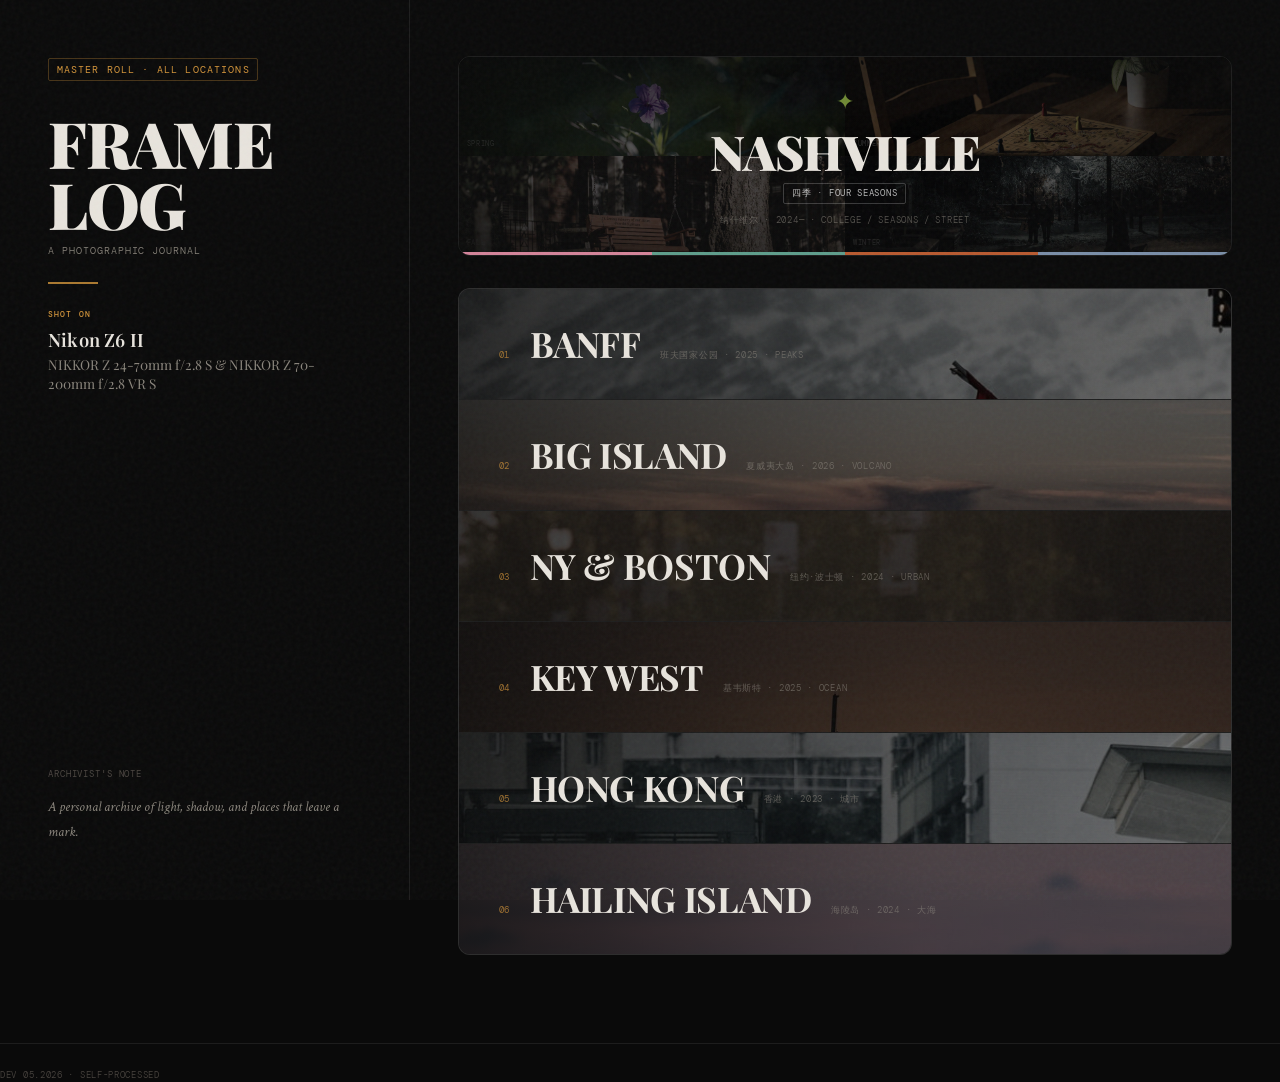
<file: index.html>
<!DOCTYPE html>
<html lang="en">
<head>
  <meta charset="UTF-8">
  <meta name="viewport" content="width=device-width, initial-scale=1.0">
  <title>FRAME LOG · Photographic Journal</title>
  <link rel="stylesheet" href="css/style.css">
</head>
<body>
  <div class="home-layout">
    <!-- Left Panel -->
    <aside class="home-sidebar reveal">
      <div class="home-sidebar-top">
        <span class="roll-tag">MASTER ROLL · ALL LOCATIONS</span>
        <h1 class="home-title" id="homeTitle"></h1>
        <p class="home-subtitle" id="homeSubtitle"></p>
        <div class="separator"></div>
        <div class="home-equipment">
          <span class="equip-label">SHOT ON</span>
          <p class="equip-body" id="equipBody"></p>
          <p class="equip-lens" id="equipLens"></p>
        </div>
      </div>
      <div class="home-sidebar-bottom">
        <span class="label">ARCHIVIST'S NOTE</span>
        <p id="homeIntro"></p>
      </div>
    </aside>

    <!-- Right Panel: Location Cards -->
    <main class="home-content reveal" id="cardsContainer">
      <!-- JavaScript populates cards here -->
    </main>
  </div>

  <!-- Footer -->
  <div class="home-footer reveal">
    <span id="homeDev"></span>
  </div>

  <script src="js/config.js"></script>
  <script src="js/main.js"></script>
</body>
</html>
</file>
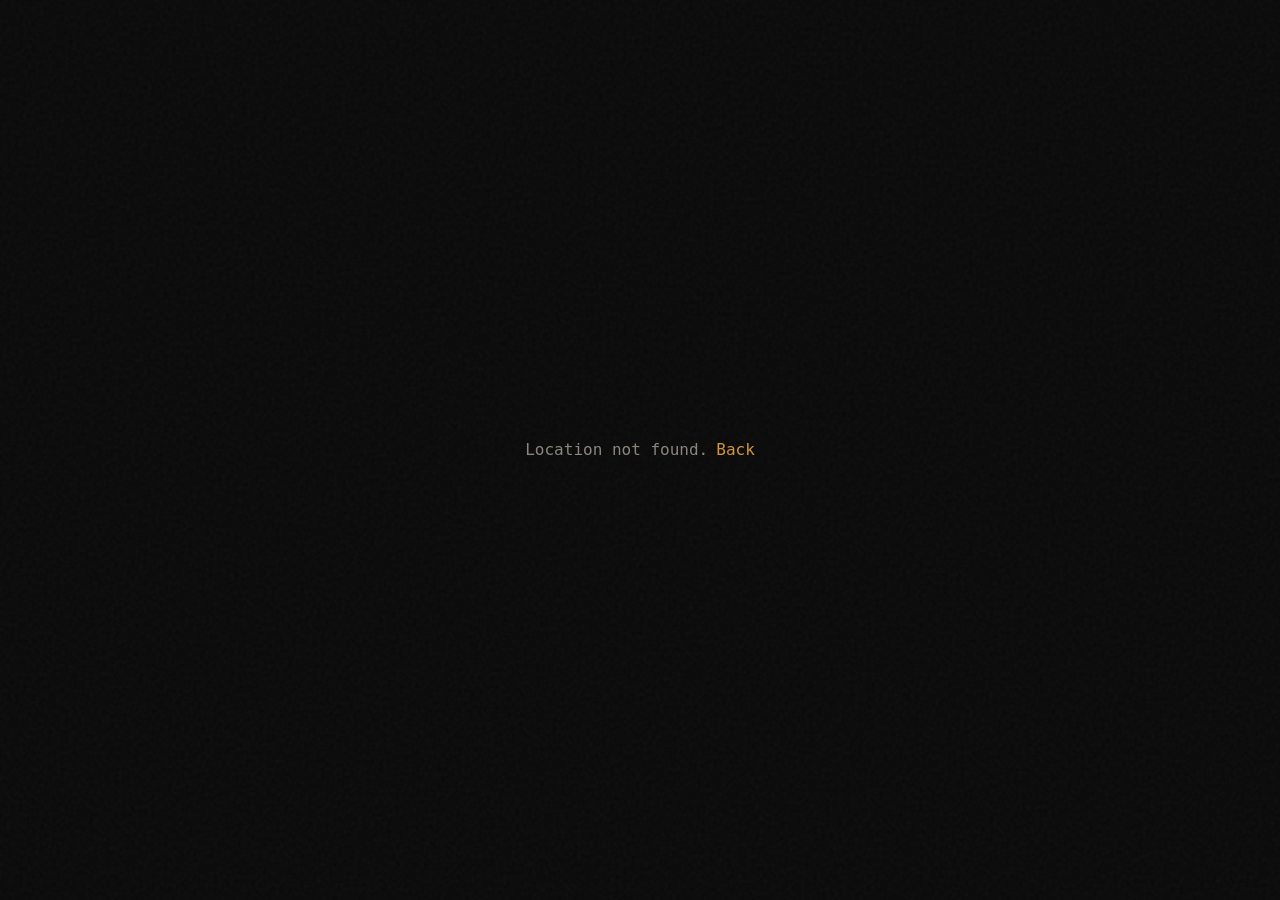
<file: location.html>
<!DOCTYPE html>
<html lang="en">
<head>
  <meta charset="UTF-8">
  <meta name="viewport" content="width=device-width, initial-scale=1.0">
  <title>FRAME LOG · Location</title>
  <link rel="stylesheet" href="css/style.css">
</head>
<body>
  <div class="location-layout" id="locationRoot">
    <!-- Left Text Panel -->
    <aside class="location-sidebar reveal">
      <div class="location-sidebar-top">
        <span class="chapter-tag" id="chapterTag"></span>
        <h2 class="location-name-en" id="locNameEn"></h2>
        <p class="location-name-cn" id="locNameCn"></p>
        <p class="location-coords" id="locCoords"></p>
        <div class="location-tags" id="locTags"></div>
        <div class="separator"></div>
        <p class="location-description" id="locDesc"></p>
        <span class="viewpoints-label">VIEWPOINTS · 取景点</span>
        <ul class="location-viewpoints" id="locViewpoints"></ul>
        <div class="season-tabs" id="seasonTabs" style="display:none;"></div>
        <p class="season-desc" id="seasonDesc" style="display:none;"></p>
      </div>
      <div class="location-sidebar-bottom">
        <span class="exposure-info" id="exposureCount"></span>
        <br>
        <span id="locYearInfo"></span>
      </div>
    </aside>

    <!-- Right Photo Area -->
    <div class="photo-area">
      <div class="photo-stage" id="photoStage">
        <img class="stage-bg" id="stageBg" src="" alt="">
        <div class="stage-vignette"></div>
        <img class="stage-photo" id="stagePhoto" src="" alt="">
        <div class="photo-meta" id="photoMeta"></div>
        <div class="photo-counter" id="photoCounter"></div>
      </div>

      <!-- Contact Sheet Sidebar -->
      <div class="contact-sheet" id="contactSheet">
        <div class="contact-sheet-header">CONTACT SHEET</div>
      </div>
    </div>
  </div>

  <!-- Bottom Navigation Bar -->
  <nav class="nav-bar">
    <a class="nav-home" href="index.html">← INDEX</a>
    <span class="nav-loc" id="navLoc"></span>
    <div class="nav-arrows">
      <span id="navPrev">← PREV</span>
      <span id="navNext">NEXT →</span>
    </div>
  </nav>

  <script src="js/config.js"></script>
  <script src="js/location.js"></script>
</body>
</html>
</file>
<file: css/style.css>
/* ============================================
   PHOTOGRAPHY PORTFOLIO — Global Styles
   ============================================ */

/* --- Fonts --- */
@import url('https://fonts.googleapis.com/css2?family=Playfair+Display:ital,wght@0,400;0,700;0,900;1,400&family=DM+Mono:wght@300;400;500&family=Crimson+Text:ital,wght@0,400;0,600;1,400&display=swap');

/* --- CSS Variables --- */
:root {
  --bg: #0a0a0a;
  --bg-elevated: #111111;
  --text-primary: #e8e4dd;
  --text-secondary: #8a857c;
  --text-muted: #4a4540;
  --accent: #d4953a;
  --accent-2: #b8402c;
  --border: rgba(255, 255, 255, 0.08);
  --border-light: rgba(255, 255, 255, 0.04);

  --font-display: 'Playfair Display', Georgia, serif;
  --font-body: 'Crimson Text', Georgia, serif;
  --font-mono: 'DM Mono', 'Courier New', monospace;

  --radius-sm: 6px;
  --radius-md: 12px;
  --radius-lg: 20px;

  --photo-bg-blur: 20px;
  --photo-bg-scale: 1.12;
  --photo-bg-darken: 0.35;
}

/* --- Reset --- */
*, *::before, *::after {
  margin: 0;
  padding: 0;
  box-sizing: border-box;
}

html {
  scroll-behavior: smooth;
  font-size: 16px;
}

body {
  background: var(--bg);
  color: var(--text-primary);
  font-family: var(--font-body);
  font-weight: 400;
  line-height: 1.6;
  overflow-x: hidden;
  -webkit-font-smoothing: antialiased;
  -moz-osx-font-smoothing: grayscale;
}

/* --- Film Grain Overlay --- */
body::after {
  content: '';
  position: fixed;
  inset: 0;
  z-index: 9999;
  pointer-events: none;
  opacity: 0.04;
  background-image: url("data:image/svg+xml,%3Csvg viewBox='0 0 256 256' xmlns='http://www.w3.org/2000/svg'%3E%3Cfilter id='noise'%3E%3CfeTurbulence type='fractalNoise' baseFrequency='0.85' numOctaves='4' stitchTiles='stitch'/%3E%3C/filter%3E%3Crect width='100%25' height='100%25' filter='url(%23noise)' opacity='1'/%3E%3C/svg%3E");
}

/* --- Typography --- */
h1, h2, h3, h4 {
  font-family: var(--font-display);
  font-weight: 700;
  line-height: 1.1;
  letter-spacing: -0.01em;
}

a {
  color: inherit;
  text-decoration: none;
}

img {
  display: block;
  max-width: 100%;
}

/* --- Utility --- */
.mono {
  font-family: var(--font-mono);
  font-weight: 300;
  letter-spacing: 0.06em;
  text-transform: uppercase;
}

.tag {
  display: inline-block;
  font-family: var(--font-mono);
  font-size: 0.6rem;
  font-weight: 400;
  letter-spacing: 0.08em;
  text-transform: uppercase;
  color: #fff;
  background: color-mix(in srgb, var(--accent) 70%, transparent);
  border: 1px solid color-mix(in srgb, var(--accent) 40%, transparent);
  border-radius: 3px;
  padding: 0.25em 0.9em;
}

.separator {
  width: 50px;
  height: 2px;
  background: var(--accent);
  margin: 1.5rem 0;
  opacity: 0.8;
}

/* --- Scrollbar --- */
::-webkit-scrollbar {
  width: 4px;
}
::-webkit-scrollbar-track {
  background: transparent;
}
::-webkit-scrollbar-thumb {
  background: var(--text-muted);
  border-radius: 2px;
}

/* --- Page Load Reveals --- */
.reveal {
  opacity: 0;
  transform: translateY(24px);
  animation: revealUp 0.8s cubic-bezier(0.22, 0.61, 0.36, 1) forwards;
}
.reveal:nth-child(1) { animation-delay: 0.05s; }
.reveal:nth-child(2) { animation-delay: 0.12s; }
.reveal:nth-child(3) { animation-delay: 0.19s; }
.reveal:nth-child(4) { animation-delay: 0.26s; }
.reveal:nth-child(5) { animation-delay: 0.33s; }
.reveal:nth-child(6) { animation-delay: 0.40s; }
.reveal:nth-child(7) { animation-delay: 0.47s; }

@keyframes revealUp {
  to {
    opacity: 1;
    transform: translateY(0);
  }
}

/* ============================================
   HOME PAGE
   ============================================ */

.home-layout {
  display: flex;
  min-height: 100vh;
}

/* --- Left Panel --- */
.home-sidebar {
  width: 32%;
  min-width: 360px;
  max-width: 480px;
  padding: 3.5rem 3rem;
  display: flex;
  flex-direction: column;
  justify-content: space-between;
  border-right: 1px solid var(--border);
  position: sticky;
  top: 0;
  height: 100vh;
  background: var(--bg);
  z-index: 10;
}

.home-sidebar-top .roll-tag {
  font-family: var(--font-mono);
  font-size: 0.6rem;
  font-weight: 400;
  letter-spacing: 0.12em;
  color: var(--accent);
  text-transform: uppercase;
  margin-bottom: 2rem;
  padding: 0.3em 0.8em;
  border: 1px solid rgba(212, 149, 58, 0.3);
  border-radius: 2px;
  display: inline-block;
}

.home-title {
  font-family: var(--font-display);
  font-size: clamp(2.8rem, 5vw, 4.5rem);
  font-weight: 900;
  line-height: 0.95;
  letter-spacing: -0.02em;
  color: var(--text-primary);
  margin-bottom: 0.5rem;
}

.home-subtitle {
  font-family: var(--font-mono);
  font-size: 0.6rem;
  font-weight: 300;
  letter-spacing: 0.1em;
  text-transform: uppercase;
  color: var(--text-secondary);
}

.home-sidebar-bottom {
  font-size: 0.9rem;
  color: var(--text-secondary);
  line-height: 1.7;
  font-style: italic;
}

.home-sidebar-bottom .label {
  font-family: var(--font-mono);
  font-size: 0.55rem;
  font-weight: 400;
  letter-spacing: 0.1em;
  text-transform: uppercase;
  color: var(--text-muted);
  font-style: normal;
  display: block;
  margin-bottom: 0.8rem;
}

.home-equipment {
  margin-top: 1rem;
}

.equip-label {
  font-family: var(--font-mono);
  font-size: 0.52rem;
  font-weight: 500;
  letter-spacing: 0.14em;
  text-transform: uppercase;
  color: var(--accent);
  display: block;
  margin-bottom: 0.4rem;
}

.equip-body {
  font-family: var(--font-display);
  font-size: 1.15rem;
  font-weight: 600;
  letter-spacing: 0.01em;
  color: var(--text-primary);
  line-height: 1.3;
  margin-bottom: 0.2rem;
}

.equip-lens {
  font-family: var(--font-display);
  font-size: 0.85rem;
  font-weight: 400;
  color: var(--text-secondary);
  line-height: 1.4;
}

/* --- Right Panel: Location Cards --- */
.home-content {
  flex: 1;
  padding: 3.5rem 3rem;
  overflow-y: auto;
}

.cards-grid {
  display: flex;
  flex-direction: column;
  gap: 1px;
  background: var(--border);
  border: 1px solid var(--border);
  border-radius: var(--radius-md);
  overflow: hidden;
}

.location-card {
  position: relative;
  display: flex;
  align-items: center;
  height: 110px;
  background: var(--bg-elevated);
  cursor: pointer;
  overflow: hidden;
  transition: background 0.3s ease;
}

.card-bg-img {
  position: absolute;
  inset: 0;
  background-size: 220% auto;
  background-position: center 35%;
  filter: brightness(0.55) saturate(0.6);
  transform: scale(1);
  transition: transform 0.6s cubic-bezier(0.22, 0.61, 0.36, 1),
              filter 0.4s ease;
  z-index: 0;
}

.location-card:hover .card-bg-img {
  transform: scale(1.06);
  filter: brightness(0.7) saturate(0.8);
}

.location-card .card-overlay {
  position: absolute;
  inset: 0;
  background: linear-gradient(
    90deg,
    rgba(10, 10, 10, 0.7) 0%,
    rgba(10, 10, 10, 0.2) 60%,
    rgba(10, 10, 10, 0.05) 100%
  );
  z-index: 1;
}

.location-card .card-content {
  position: relative;
  z-index: 2;
  padding: 0 2.5rem;
  display: flex;
  align-items: baseline;
  gap: 1.2rem;
}

.location-card .card-num {
  font-family: var(--font-mono);
  font-size: 0.55rem;
  font-weight: 400;
  color: var(--accent);
  letter-spacing: 0.1em;
  opacity: 0.7;
}

.location-card .card-title {
  font-family: var(--font-display);
  font-size: 2.2rem;
  font-weight: 700;
  letter-spacing: -0.01em;
  color: var(--text-primary);
  transition: color 0.3s ease;
}

.location-card .card-meta {
  font-family: var(--font-mono);
  font-size: 0.55rem;
  font-weight: 300;
  letter-spacing: 0.08em;
  text-transform: uppercase;
  color: var(--text-secondary);
  opacity: 0.6;
  margin-left: auto;
  padding-right: 2rem;
}

.location-card:hover .card-title {
  color: #fff;
}

.location-card:hover .card-meta {
  opacity: 0.9;
}

/* ============================================
   NASHVILLE STANDALONE QUADRANT CARD
   ============================================ */

.nashville-card {
  position: relative;
  display: grid;
  grid-template-columns: 1fr 1fr;
  grid-template-rows: 1fr 1fr;
  height: 200px;
  cursor: pointer;
  overflow: hidden;
  border-radius: var(--radius-md);
  margin-bottom: 2rem;
  border: 1px solid var(--border);
  transition: border-color 0.3s ease, box-shadow 0.3s ease;
}

.nashville-card:hover {
  border-color: rgba(255,255,255,0.15);
  box-shadow: 0 0 40px rgba(0,0,0,0.4);
}

/* Quadrant panels */
.nash-quad {
  position: relative;
  background-size: cover;
  background-position: center;
  filter: brightness(0.55) saturate(0.5);
  transition: filter 0.5s ease;
  overflow: hidden;
}

.nashville-card:hover .nash-quad {
  filter: brightness(0.7) saturate(0.7);
}

.quad-label {
  position: absolute;
  bottom: 6px;
  left: 8px;
  font-family: var(--font-mono);
  font-size: 0.45rem;
  font-weight: 400;
  letter-spacing: 0.1em;
  text-transform: uppercase;
  color: rgba(255,255,255,0.45);
}

/* Overlay on top of all quadrants */
.nash-overlay {
  position: absolute;
  inset: 0;
  z-index: 2;
  pointer-events: none;
  background: radial-gradient(
    ellipse at center,
    rgba(10,10,10,0.25) 0%,
    rgba(10,10,10,0.6) 70%,
    rgba(10,10,10,0.85) 100%
  );
}

/* Content centered over quadrants */
.nash-content {
  position: absolute;
  inset: 0;
  z-index: 3;
  display: flex;
  flex-direction: column;
  align-items: center;
  justify-content: center;
  gap: 0.3rem;
  pointer-events: none;
}

.nash-chapter {
  font-size: 1.4rem;
  color: var(--accent);
  margin-bottom: 0.1rem;
  opacity: 0.8;
}

.nash-title {
  font-family: var(--font-display);
  font-size: 3rem;
  font-weight: 900;
  letter-spacing: -0.02em;
  color: var(--text-primary);
  line-height: 1;
  text-shadow: 0 2px 20px rgba(0,0,0,0.5);
}

.nash-badge {
  font-family: var(--font-mono);
  font-size: 0.55rem;
  font-weight: 400;
  letter-spacing: 0.08em;
  text-transform: uppercase;
  color: rgba(255,255,255,0.7);
  border: 1px solid rgba(255,255,255,0.2);
  border-radius: 2px;
  padding: 0.25em 0.9em;
  margin-top: 0.2rem;
}

.nash-meta {
  font-family: var(--font-mono);
  font-size: 0.55rem;
  font-weight: 300;
  letter-spacing: 0.08em;
  text-transform: uppercase;
  color: var(--text-secondary);
  opacity: 0.6;
  margin-top: 0.3rem;
}

/* Always-visible season strip at bottom */
.nash-strip {
  position: absolute;
  bottom: 0;
  left: 0;
  right: 0;
  height: 3px;
  z-index: 3;
  display: flex;
}

.nash-strip span {
  flex: 1;
  height: 100%;
}

/* Card accent bar on hover */
.location-card .card-accent {
  position: absolute;
  left: 0;
  top: 0;
  bottom: 0;
  width: 0;
  z-index: 3;
  transition: width 0.35s cubic-bezier(0.22, 0.61, 0.36, 1);
}

.location-card:hover .card-accent {
  width: 3px;
}

/* --- Home Footer --- */
.home-footer {
  display: flex;
  justify-content: space-between;
  margin-top: 2rem;
  padding-top: 1.5rem;
  border-top: 1px solid var(--border);
  font-family: var(--font-mono);
  font-size: 0.55rem;
  font-weight: 300;
  letter-spacing: 0.08em;
  text-transform: uppercase;
  color: var(--text-muted);
}

/* ============================================
   LOCATION DETAIL PAGE
   ============================================ */

.location-layout {
  display: flex;
  height: 100vh;
  overflow: hidden;
}

/* --- Left Text Panel --- */
.location-sidebar {
  width: 28%;
  min-width: 300px;
  max-width: 400px;
  padding: 3rem 2.5rem;
  display: flex;
  flex-direction: column;
  justify-content: space-between;
  border-right: 1px solid var(--border);
  background: var(--theme-bg, var(--bg));
  z-index: 10;
  overflow-y: auto;
  position: relative;
}

/* Bold color wash at top of sidebar */
.location-sidebar::before {
  content: '';
  position: absolute;
  top: 0;
  left: 0;
  right: 0;
  height: 55%;
  z-index: 0;
  pointer-events: none;
  background: radial-gradient(
    ellipse 120% 80% at 50% 10%,
    color-mix(in srgb, var(--accent) 18%, transparent),
    transparent 70%
  );
}

/* Sidebar content above the wash */
.location-sidebar-top,
.location-sidebar-bottom {
  position: relative;
  z-index: 1;
}

.location-sidebar-top .chapter-tag {
  font-family: var(--font-mono);
  font-size: 0.55rem;
  font-weight: 400;
  letter-spacing: 0.1em;
  color: #fff;
  text-transform: uppercase;
  margin-bottom: 1.5rem;
  display: inline-block;
  background: var(--accent);
  padding: 0.35em 0.9em;
  border-radius: 2px;
}

.location-name-en {
  font-family: var(--font-display);
  font-size: clamp(2.4rem, 4vw, 3.8rem);
  font-weight: 900;
  line-height: 0.95;
  letter-spacing: -0.02em;
  color: var(--text-primary);
  margin-bottom: 0.3rem;
}

.location-name-cn {
  font-family: var(--font-display);
  font-size: 1.8rem;
  font-weight: 400;
  color: var(--text-secondary);
  margin-bottom: 0.8rem;
}

.location-coords {
  font-family: var(--font-mono);
  font-size: 0.6rem;
  font-weight: 300;
  letter-spacing: 0.06em;
  color: var(--text-muted);
  margin-bottom: 1.5rem;
}

.location-tags {
  display: flex;
  flex-wrap: wrap;
  gap: 0.4rem;
  margin-bottom: 2rem;
}

.location-description {
  font-family: var(--font-body);
  font-size: 1rem;
  font-style: italic;
  line-height: 1.7;
  color: var(--text-secondary);
  margin-bottom: 2rem;
}

/* Viewpoints */
.location-viewpoints {
  list-style: none;
  border-left: 1px solid var(--border-light);
  padding-left: 1rem;
}

.location-viewpoints li {
  font-family: var(--font-mono);
  font-size: 0.58rem;
  font-weight: 300;
  letter-spacing: 0.04em;
  color: var(--text-secondary);
  margin-bottom: 0.7rem;
  position: relative;
  line-height: 1.6;
}

.location-viewpoints li::before {
  content: '';
  position: absolute;
  left: -1rem;
  top: 0.6em;
  width: 6px;
  height: 6px;
  border-radius: 50%;
  background: var(--accent);
  opacity: 0.8;
}

.viewpoints-label {
  font-family: var(--font-mono);
  font-size: 0.5rem;
  font-weight: 400;
  letter-spacing: 0.1em;
  text-transform: uppercase;
  color: var(--text-muted);
  margin-bottom: 0.7rem;
  display: block;
}

.location-sidebar-bottom {
  font-family: var(--font-mono);
  font-size: 0.55rem;
  font-weight: 300;
  letter-spacing: 0.08em;
  color: var(--text-muted);
  text-transform: uppercase;
}

.location-sidebar-bottom .exposure-info {
  color: var(--accent);
  font-weight: 500;
}

/* --- Right Photo Display Area --- */
.photo-area {
  flex: 1;
  display: flex;
  position: relative;
  overflow: hidden;
}

.photo-stage {
  flex: 1;
  position: relative;
  display: flex;
  align-items: center;
  justify-content: center;
  overflow: hidden;
  background: var(--theme-bg, var(--bg));
}

/* Blurred background layer — full image, CSS blur, GPU cached after first render */
.photo-stage .stage-bg {
  position: absolute;
  inset: 0;
  width: 100%;
  height: 100%;
  object-fit: cover;
  filter: blur(30px) brightness(var(--photo-bg-darken));
  transition: opacity 0.2s ease;
  z-index: 0;
  will-change: opacity;
  backface-visibility: hidden;
}

/* Vignette overlay using theme bg */
.photo-stage .stage-vignette {
  position: absolute;
  inset: 0;
  z-index: 1;
  pointer-events: none;
  background: radial-gradient(ellipse at center, transparent 45%, var(--theme-bg, rgba(10,10,10,0.5)) 100%);
}

/* Crisp foreground photo */
.photo-stage .stage-photo {
  position: relative;
  z-index: 2;
  border-radius: var(--radius-md);
  box-shadow: 0 8px 60px rgba(0, 0, 0, 0.5);
  transition: opacity 0.2s ease, transform 0.2s cubic-bezier(0.22, 0.61, 0.36, 1);
  object-fit: contain;
  will-change: opacity, transform;
  backface-visibility: hidden;
}

/* Landscape photo sizing */
.photo-stage.landscape .stage-photo {
  width: 90%;
  max-height: 88%;
}

/* Portrait photo sizing */
.photo-stage.portrait .stage-photo {
  height: 88%;
  max-width: 88%;
}

/* Photo metadata overlay */
.photo-meta {
  position: absolute;
  bottom: 2rem;
  left: 2rem;
  z-index: 3;
  font-family: var(--font-mono);
  font-size: 0.55rem;
  font-weight: 300;
  letter-spacing: 0.08em;
  text-transform: uppercase;
  color: var(--text-secondary);
  opacity: 0.7;
}

.photo-counter {
  position: absolute;
  top: 2rem;
  right: 2rem;
  z-index: 3;
  font-family: var(--font-mono);
  font-size: 0.65rem;
  font-weight: 300;
  letter-spacing: 0.06em;
  color: var(--text-secondary);
  opacity: 0.5;
}

/* --- Contact Sheet Sidebar --- */
.contact-sheet {
  width: 70px;
  background: var(--bg);
  border-left: 1px solid var(--border);
  display: flex;
  flex-direction: column;
  align-items: center;
  padding: 1rem 0;
  gap: 6px;
  overflow-y: auto;
  z-index: 5;
}

.contact-sheet-header {
  font-family: var(--font-mono);
  font-size: 0.45rem;
  font-weight: 400;
  letter-spacing: 0.08em;
  text-transform: uppercase;
  color: var(--text-muted);
  writing-mode: vertical-rl;
  text-orientation: mixed;
  padding: 0.8rem 0;
  flex-shrink: 0;
}

.contact-thumb {
  width: 48px;
  height: 48px;
  border-radius: 3px;
  overflow: hidden;
  cursor: pointer;
  opacity: 0.4;
  transition: opacity 0.25s ease, transform 0.25s ease;
  flex-shrink: 0;
  border: 1px solid transparent;
}

.contact-thumb:hover {
  opacity: 0.8;
  transform: scale(1.05);
}

.contact-thumb.active {
  opacity: 1;
  border-color: var(--accent);
  box-shadow: 0 0 16px color-mix(in srgb, var(--accent) 40%, transparent);
}

.contact-thumb img {
  width: 100%;
  height: 100%;
  object-fit: cover;
}

/* --- Bottom Navigation Bar --- */
.nav-bar {
  position: fixed;
  bottom: 0;
  left: 0;
  right: 0;
  height: 48px;
  background: var(--bg-elevated);
  border-top: 1px solid var(--border);
  display: flex;
  align-items: center;
  justify-content: space-between;
  padding: 0 2rem;
  z-index: 100;
  font-family: var(--font-mono);
  font-size: 0.55rem;
  font-weight: 300;
  letter-spacing: 0.08em;
  text-transform: uppercase;
}

.nav-bar .nav-home {
  color: var(--text-muted);
  transition: color 0.2s;
  cursor: pointer;
}

.nav-bar .nav-home:hover {
  color: var(--text-primary);
}

.nav-bar .nav-loc {
  color: var(--text-secondary);
}

.nav-bar .nav-arrows {
  display: flex;
  gap: 1.5rem;
}

.nav-bar .nav-arrows span {
  color: var(--text-muted);
  cursor: pointer;
  transition: color 0.2s;
}

.nav-bar .nav-arrows span:hover {
  color: var(--text-primary);
}

/* --- Location page needs bottom padding to account for nav bar --- */
.location-sidebar {
  padding-bottom: 4rem;
}
.photo-area {
  padding-bottom: 48px;
}

/* ============================================
   LIGHTBOX (full-res original)
   ============================================ */

.lightbox {
  position: fixed;
  inset: 0;
  z-index: 10000;
  display: flex;
  align-items: center;
  justify-content: center;
  opacity: 0;
  transition: opacity 0.3s ease;
}

.lightbox.lightbox-open {
  opacity: 1;
}

.lightbox.lightbox-closing {
  opacity: 0;
}

.lightbox-backdrop {
  position: absolute;
  inset: 0;
  background: rgba(0, 0, 0, 0.92);
  cursor: pointer;
}

.lightbox-img {
  position: relative;
  z-index: 1;
  max-width: 94vw;
  max-height: 94vh;
  object-fit: contain;
  border-radius: 4px;
  box-shadow: 0 4px 80px rgba(0, 0, 0, 0.6);
}

.lightbox-close {
  position: absolute;
  top: 1.2rem;
  right: 1.5rem;
  z-index: 2;
  background: none;
  border: none;
  color: rgba(255,255,255,0.6);
  font-size: 2rem;
  cursor: pointer;
  transition: color 0.2s;
  line-height: 1;
}

.lightbox-close:hover {
  color: #fff;
}

.lightbox-hint {
  position: absolute;
  bottom: 1.5rem;
  left: 50%;
  transform: translateX(-50%);
  z-index: 2;
  font-family: var(--font-mono);
  font-size: 0.55rem;
  font-weight: 300;
  letter-spacing: 0.08em;
  text-transform: uppercase;
  color: rgba(255,255,255,0.3);
  pointer-events: none;
}

/* ============================================
   RESPONSIVE
   ============================================ */

@media (max-width: 900px) {
  .home-layout {
    flex-direction: column;
  }

  .home-sidebar {
    width: 100%;
    min-width: unset;
    max-width: unset;
    height: auto;
    position: static;
    padding: 2rem 1.5rem;
    border-right: none;
    border-bottom: 1px solid var(--border);
  }

  .home-content {
    padding: 1.5rem;
  }

  .location-layout {
    display: block;
    height: auto;
  }

  .location-sidebar {
    width: 100%;
    min-width: unset;
    max-width: unset;
    padding: 1.5rem 1.2rem;
    border-right: none;
    border-bottom: 1px solid var(--border);
    position: static;
    overflow-y: visible;
    padding-bottom: 1rem;
  }

  .location-sidebar::before {
    display: none;
  }

  .photo-area {
    display: block;
    height: auto;
    flex: none;
    padding-bottom: 0;
  }

  .photo-stage {
    display: flex;
    align-items: center;
    justify-content: center;
    width: 100%;
    height: 55vh;
    min-height: 300px;
    flex: none;
  }

  .photo-meta {
    bottom: 1rem;
    left: 1rem;
  }

  .photo-counter {
    top: 1rem;
    right: 1rem;
  }

  .contact-sheet {
    width: 100%;
    height: auto;
    min-height: 56px;
    flex-direction: row;
    overflow-x: auto;
    overflow-y: hidden;
    padding: 0.4rem 0.5rem;
    border-left: none;
    border-top: 1px solid var(--border);
    flex-shrink: 0;
    flex-wrap: nowrap;
  }

  .contact-thumb {
    width: 40px;
    height: 40px;
  }

  .nashville-card {
    height: 150px;
    margin-bottom: 1.5rem;
  }

  .nash-title {
    font-size: 2rem;
  }

  .nash-badge {
    font-size: 0.45rem;
  }

  .quad-label {
    display: none;
  }

  .photo-stage.landscape .stage-photo {
    width: 98%;
    max-height: 94%;
  }

  .photo-stage.portrait .stage-photo {
    height: 94%;
    max-width: 94%;
  }
}

/* ============================================
   SEASON TABS (Nashville Detail Page)
   ============================================ */

.season-tabs {
  display: flex;
  gap: 0;
  margin-bottom: 1.2rem;
  border-bottom: 1px solid var(--border);
}

.season-tab {
  font-family: var(--font-mono);
  font-size: 0.55rem;
  font-weight: 400;
  letter-spacing: 0.08em;
  text-transform: uppercase;
  color: var(--text-muted);
  padding: 0.6rem 1rem;
  cursor: pointer;
  border-bottom: 2px solid transparent;
  transition: color 0.2s ease, border-color 0.2s ease;
  background: none;
  border-top: none;
  border-left: none;
  border-right: none;
}

.season-tab:hover {
  color: var(--text-secondary);
}

.season-tab.active {
  color: #fff;
  border-bottom-color: var(--accent);
  background: color-mix(in srgb, var(--accent) 12%, transparent);
}

.season-tab .tab-cn {
  display: block;
  font-family: var(--font-display);
  font-size: 0.8rem;
  font-weight: 600;
  letter-spacing: 0;
  text-transform: none;
  color: inherit;
  margin-top: 0.1rem;
}

/* Season description (appears below tabs) */
.season-desc {
  font-family: var(--font-body);
  font-size: 0.85rem;
  font-style: italic;
  color: var(--text-secondary);
  margin-bottom: 1.5rem;
  line-height: 1.6;
  transition: opacity 0.3s ease;
}
</file>
